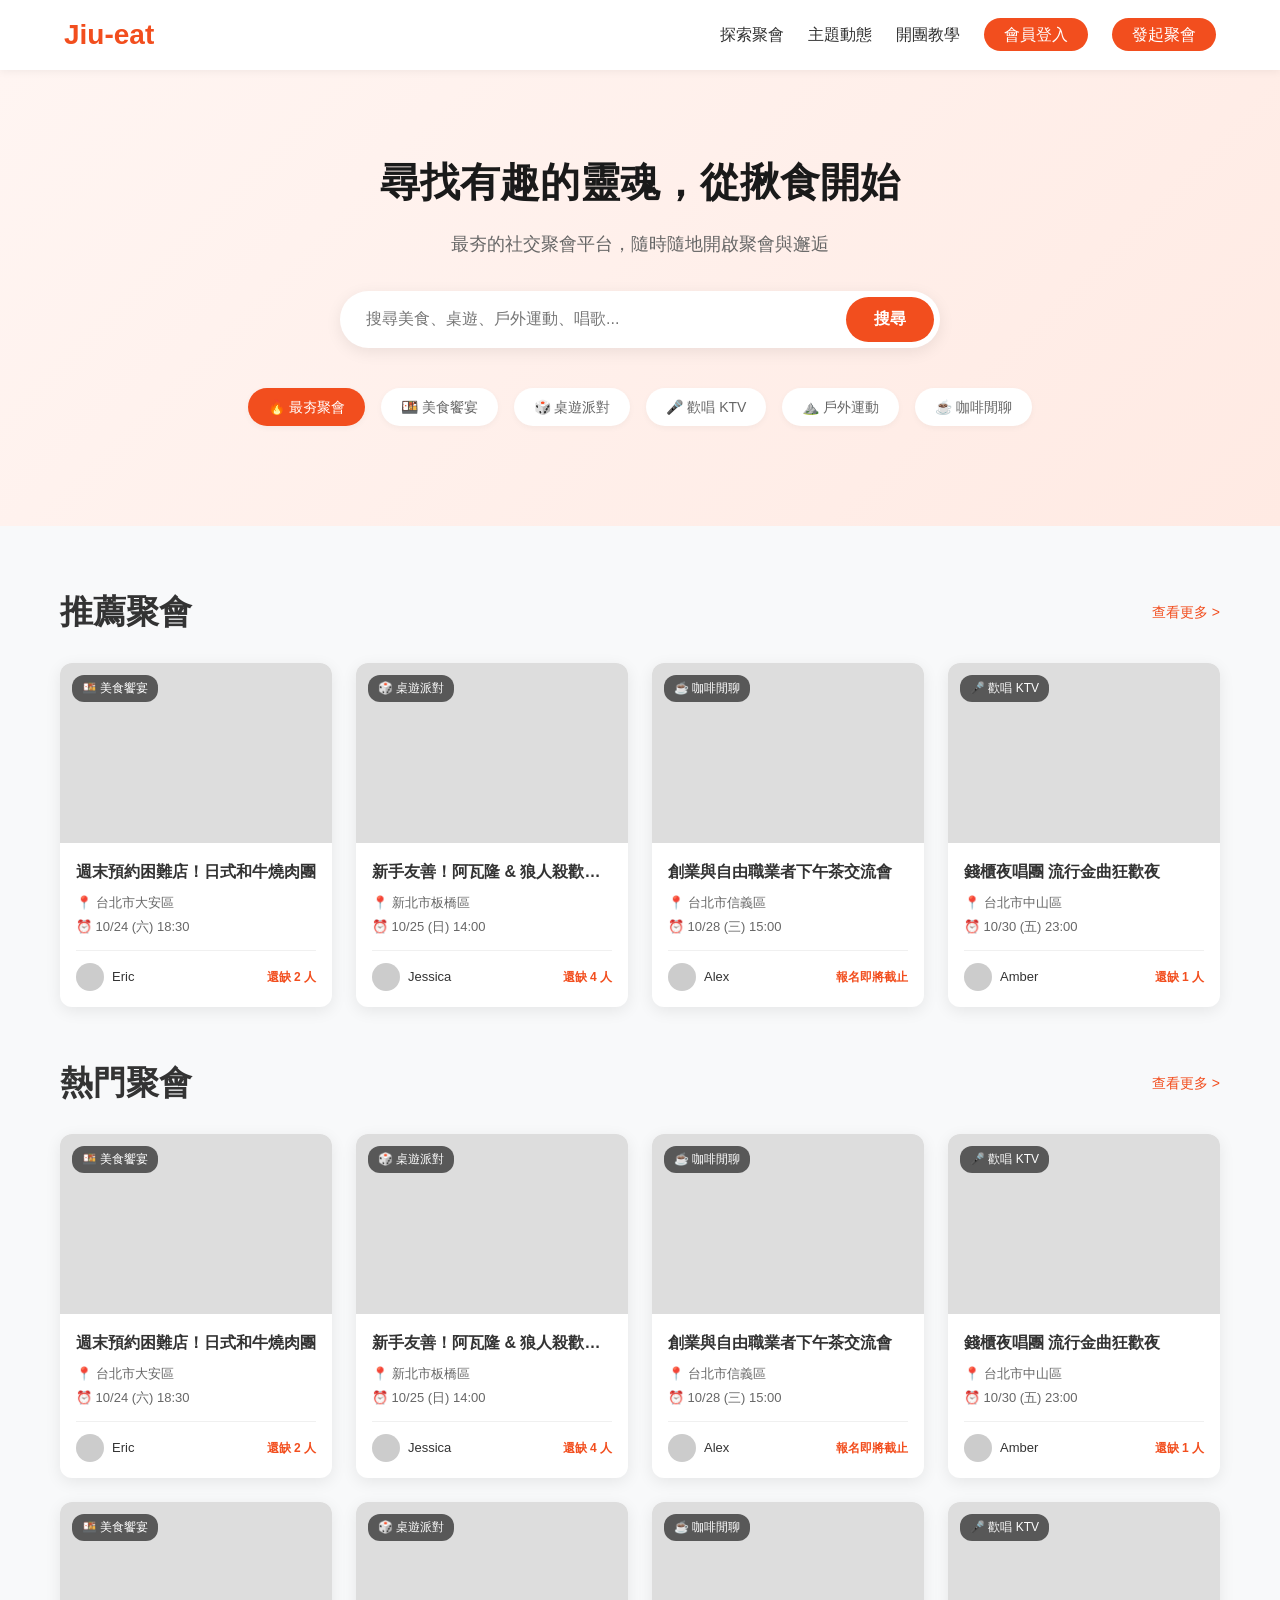
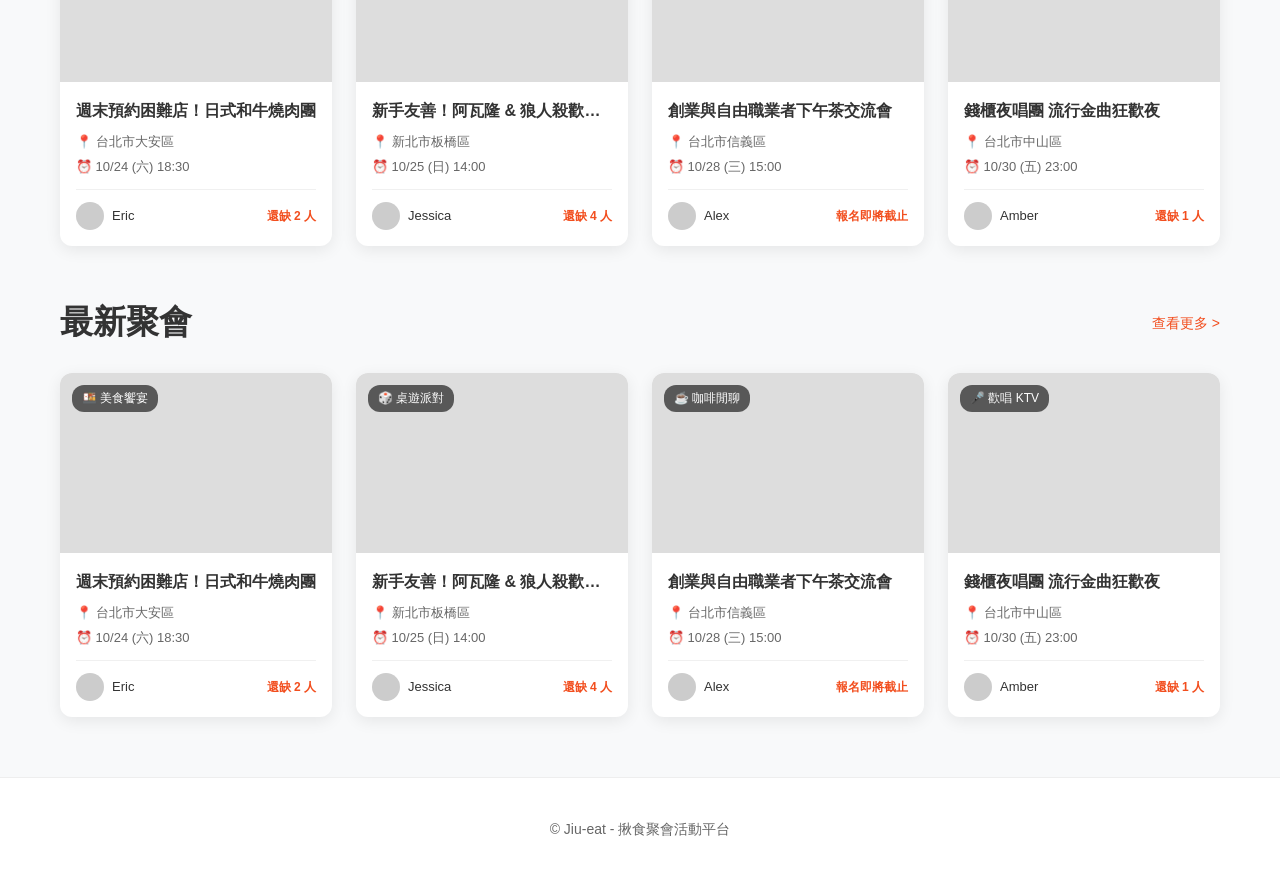
<file: index.html>
<!DOCTYPE html>
<html lang="zh-TW">

<head>
    <meta charset="UTF-8">
    <meta name="viewport" content="width=device-width, initial-scale=1.0">
    <title>Jiu-eat - 揪食聚會活動平台</title>
    <link rel="stylesheet" href="style.css?v=2">
</head>

<body>

    <!-- header 由 include.js 載入 -->

    <!-- 主視覺區塊 -->
    <section class="hero">
        <h1>尋找有趣的靈魂，從揪食開始</h1>
        <p>最夯的社交聚會平台，隨時隨地開啟聚會與邂逅</p>

        <div class="search-bar">
            <input type="text" placeholder="搜尋美食、桌遊、戶外運動、唱歌...">
            <button>搜尋</button>
        </div>

        <!-- 主題標籤 -->
        <div class="categories">
            <div class="category-chip active">🔥 最夯聚會</div>
            <div class="category-chip">🍱 美食饗宴</div>
            <div class="category-chip">🎲 桌遊派對</div>
            <div class="category-chip">🎤 歡唱 KTV</div>
            <div class="category-chip">⛰️ 戶外運動</div>
            <div class="category-chip">☕ 咖啡閒聊</div>
        </div>
    </section>

    <!-- 主要內容 container -->
    <main class="container">

        <!-- 區塊 1：近期熱門聚會 -->
        <div class="events-section">
            <div class="section-title">
                <h2>推薦聚會</h2>
                <a href="#">查看更多 ></a>
            </div>

            <div class="events-grid" id="hot-events-grid"></div>
        </div>

        <!-- 區塊 2：即將成團聚會（改為 JS 動態渲染） -->
        <div class="events-section">
            <div class="section-title">
                <h2>熱門聚會</h2>
                <a href="#">查看更多 ></a>
            </div>

            <!-- 動態生成卡片的容器 -->
            <div class="events-grid" id="upcoming-events-grid"></div>
        </div>
        <!-- 區塊 3：最新聚會 -->
        <div class="events-section">
            <div class="section-title">
                <h2>最新聚會</h2>
                <a href="#">查看更多 ></a>
            </div>

            <div class="events-grid" id="latest-events-grid"></div>
        </div>

    </main>

    <!-- JavaScript 生成卡片-->
    <script>
        document.addEventListener("DOMContentLoaded", () => {

            const sampleCards = [
                {
                    tag: "🍱 美食饗宴",
                    title: "週末預約困難店！日式和牛燒肉團",
                    location: "📍 台北市大安區",
                    time: "⏰ 10/24 (六) 18:30",
                    host: "Eric",
                    status: "還缺 2 人",
                    img: "https://picsum.photos/400/300?random=10",
                    avatar: "https://picsum.photos/50?random=10"
                },
                {
                    tag: "🎲 桌遊派對",
                    title: "新手友善！阿瓦隆 & 狼人殺歡樂夜",
                    location: "📍 新北市板橋區",
                    time: "⏰ 10/25 (日) 14:00",
                    host: "Jessica",
                    status: "還缺 4 人",
                    img: "https://picsum.photos/400/300?random=20",
                    avatar: "https://picsum.photos/50?random=11"
                },
                {
                    tag: "☕ 咖啡閒聊",
                    title: "創業與自由職業者下午茶交流會",
                    location: "📍 台北市信義區",
                    time: "⏰ 10/28 (三) 15:00",
                    host: "Alex",
                    status: "報名即將截止",
                    img: "https://picsum.photos/400/300?random=30",
                    avatar: "https://picsum.photos/50?random=12"
                },
                {
                    tag: "🎤 歡唱 KTV",
                    title: "錢櫃夜唱團 流行金曲狂歡夜",
                    location: "📍 台北市中山區",
                    time: "⏰ 10/30 (五) 23:00",
                    host: "Amber",
                    status: "還缺 1 人",
                    img: "https://picsum.photos/400/300?random=40",
                    avatar: "https://picsum.photos/50?random=13"
                }
            ];

            function renderEvents(containerId, count) {
                const container = document.getElementById(containerId);
                let html = "";
                for (let i = 0; i < count; i++) {
                    const data = sampleCards[i % sampleCards.length];
                    html += `
                        <div class="event-card">
                            <div class="card-img" style="background-image: url('${data.img}');">
                                <span class="card-tag">${data.tag}</span>
                            </div>
                            <div class="card-content">
                                <div class="event-title">${data.title}</div>
                                <div class="event-info">
                                    <span>${data.location}</span>
                                    <span>${data.time}</span>
                                </div>
                                <div class="card-footer">
                                    <div class="host-info">
                                        <div class="avatar" style="background-image: url('${data.avatar}'); background-size: cover;"></div>
                                        <span>${data.host}</span>
                                    </div>
                                    <span class="status-badge">${data.status}</span>
                                </div>
                            </div>
                        </div>
                    `;
                }
                container.innerHTML = html;
            }

            renderEvents("hot-events-grid", 4);
            renderEvents("latest-events-grid", 4);

            const targetCardCount = 8;
            const finalCount = Math.ceil(targetCardCount / 4) * 4;
            renderEvents("upcoming-events-grid", finalCount);

            // 漢堡選單邏輯已移至 include.js
        });
    </script>

    <script src="api-base.js"></script>
    <script src="include.js"></script>
</body>

</html>
</file>
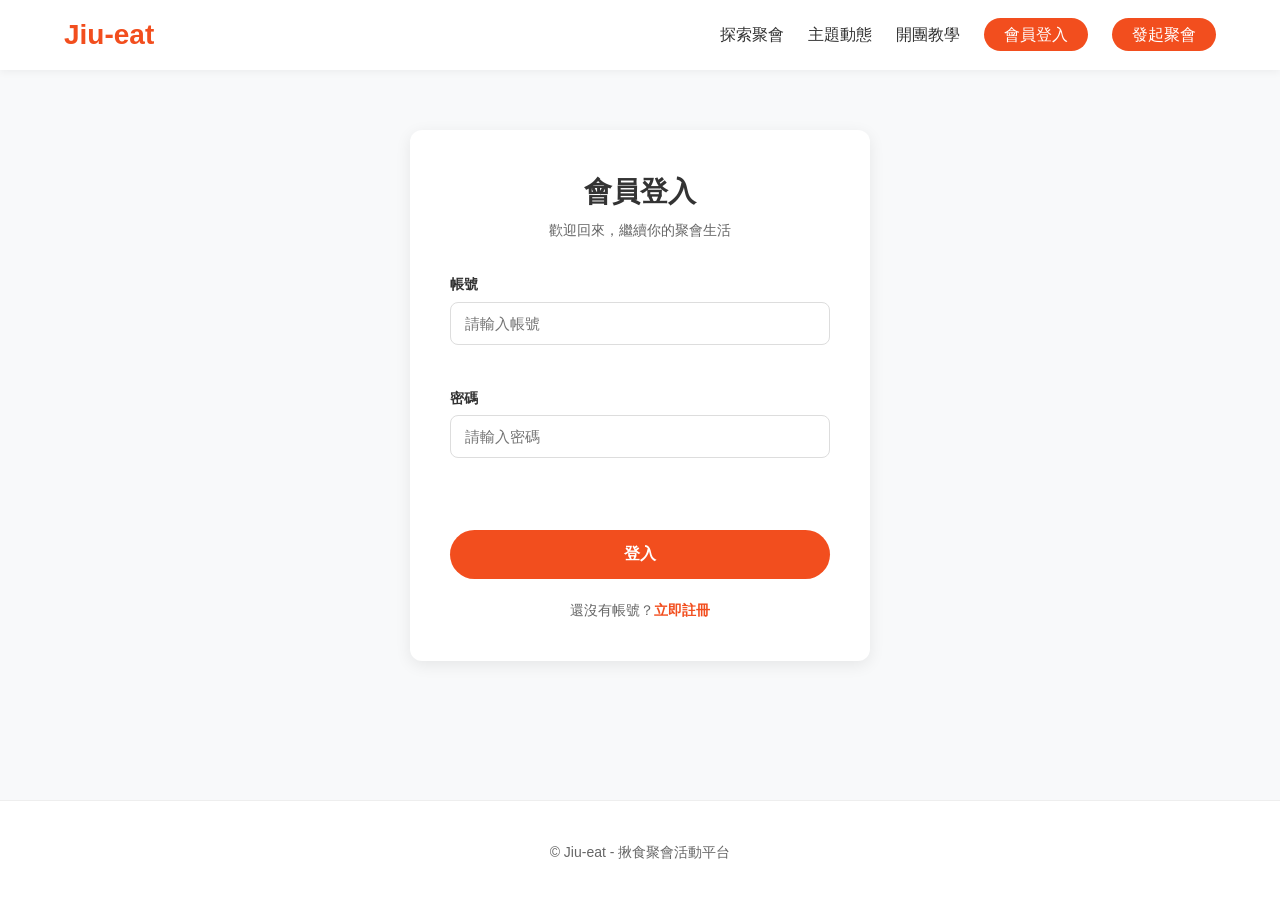
<file: login.html>
<!DOCTYPE html>
<html lang="zh-TW">

<head>
    <meta charset="UTF-8">
    <meta name="viewport" content="width=device-width, initial-scale=1.0">
    <title>會員登入 - Jiu-eat</title>
    <link rel="stylesheet" href="style.css?v=2">
</head>

<body>

    <!-- header 由 include.js 載入 -->

    <main class="register-page">
        <div class="register-card">
            <h1>會員登入</h1>
            <p class="register-subtitle">歡迎回來，繼續你的聚會生活</p>

            <form id="login-form" novalidate>
                <!-- 帳號 -->
                <div class="form-group">
                    <label for="account">帳號</label>
                    <input type="text" id="account" name="account" placeholder="請輸入帳號" autocomplete="username">
                    <span class="error-msg" id="account-error"></span>
                </div>

                <!-- 密碼 -->
                <div class="form-group">
                    <label for="password">密碼</label>
                    <input type="password" id="password" name="password" placeholder="請輸入密碼"
                        autocomplete="current-password">
                    <span class="error-msg" id="password-error"></span>
                </div>

                <!-- 全域錯誤 / API 錯誤 -->
                <div class="error-msg api-error" id="api-error"></div>

                <button type="submit" class="btn-submit">登入</button>
            </form>

            <p class="login-link">
                還沒有帳號？<a href="register.html">立即註冊</a>
            </p>
        </div>
    </main>

    <script src="api-base.js"></script>
    <script src="include.js"></script>
    <script>
        document.addEventListener("DOMContentLoaded", () => {

            const form = document.getElementById("login-form");

            const fields = {
                account: { el: document.getElementById("account"), error: document.getElementById("account-error"), validate },
                password: { el: document.getElementById("password"), error: document.getElementById("password-error"), validate }
            };

            const apiError = document.getElementById("api-error");

            function validate(name) {
                const field = fields[name];
                const val = field.el.value ? field.el.value.trim() : "";
                field.error.textContent = "";
                field.el.classList.remove("input-error");

                switch (name) {
                    case "account":
                        if (!val) return "請輸入帳號";
                        break;
                    case "password":
                        if (!val) return "請輸入密碼";
                        break;
                }
                return "";
            }

            function showError(name, msg) {
                const field = fields[name];
                field.error.textContent = msg;
                if (msg) field.el.classList.add("input-error");
            }

            function validateAll() {
                let valid = true;
                for (const key of Object.keys(fields)) {
                    const msg = validate(key);
                    if (msg) {
                        showError(key, msg);
                        valid = false;
                    }
                }
                return valid;
            }

            for (const key of Object.keys(fields)) {
                const field = fields[key];
                field.el.addEventListener("blur", () => {
                    const msg = validate(key);
                    showError(key, msg);
                });
                field.el.addEventListener("input", () => {
                    field.error.textContent = "";
                    field.el.classList.remove("input-error");
                    apiError.textContent = "";
                });
            }

            form.addEventListener("submit", async (e) => {
                e.preventDefault();
                apiError.textContent = "";

                if (!validateAll()) return;

                const payload = {
                    account: fields.account.el.value.trim(),
                    password: fields.password.el.value
                };

                const btn = form.querySelector(".btn-submit");
                btn.textContent = "登入中...";
                btn.disabled = true;

                try {
                    const base = (window.__API_BASE__ || "").replace(/\/+$/, "");
                    const res = await fetch(`${base}/api/login`, {
                        method: "POST",
                        headers: { "Content-Type": "application/json" },
                        body: JSON.stringify({ email: payload.account, password: payload.password })
                    });

                    if (!res.ok) {
                        const data = await res.json().catch(() => ({}));
                        throw new Error(data.message || "帳號或密碼錯誤");
                    }

                    // 成功時讀取回傳 JSON 並儲存至 sessionStorage（與 SPA 行為一致）
                    const data = await res.json().catch(() => ({}));
                    try {
                        if (data.member_id) sessionStorage.setItem("memberId", String(data.member_id));
                        if (data.display_name) sessionStorage.setItem("displayName", data.display_name);
                        if (data.token) sessionStorage.setItem("token", data.token);
                    } catch (e) { /* 若瀏覽器阻擋 storage，仍導向 */ }

                    window.location.href = "/member.html";

                } catch (err) {
                    apiError.textContent = err.message;
                    btn.textContent = "登入";
                    btn.disabled = false;
                }
            });
        });
    </script>

</body>

</html>
</file>
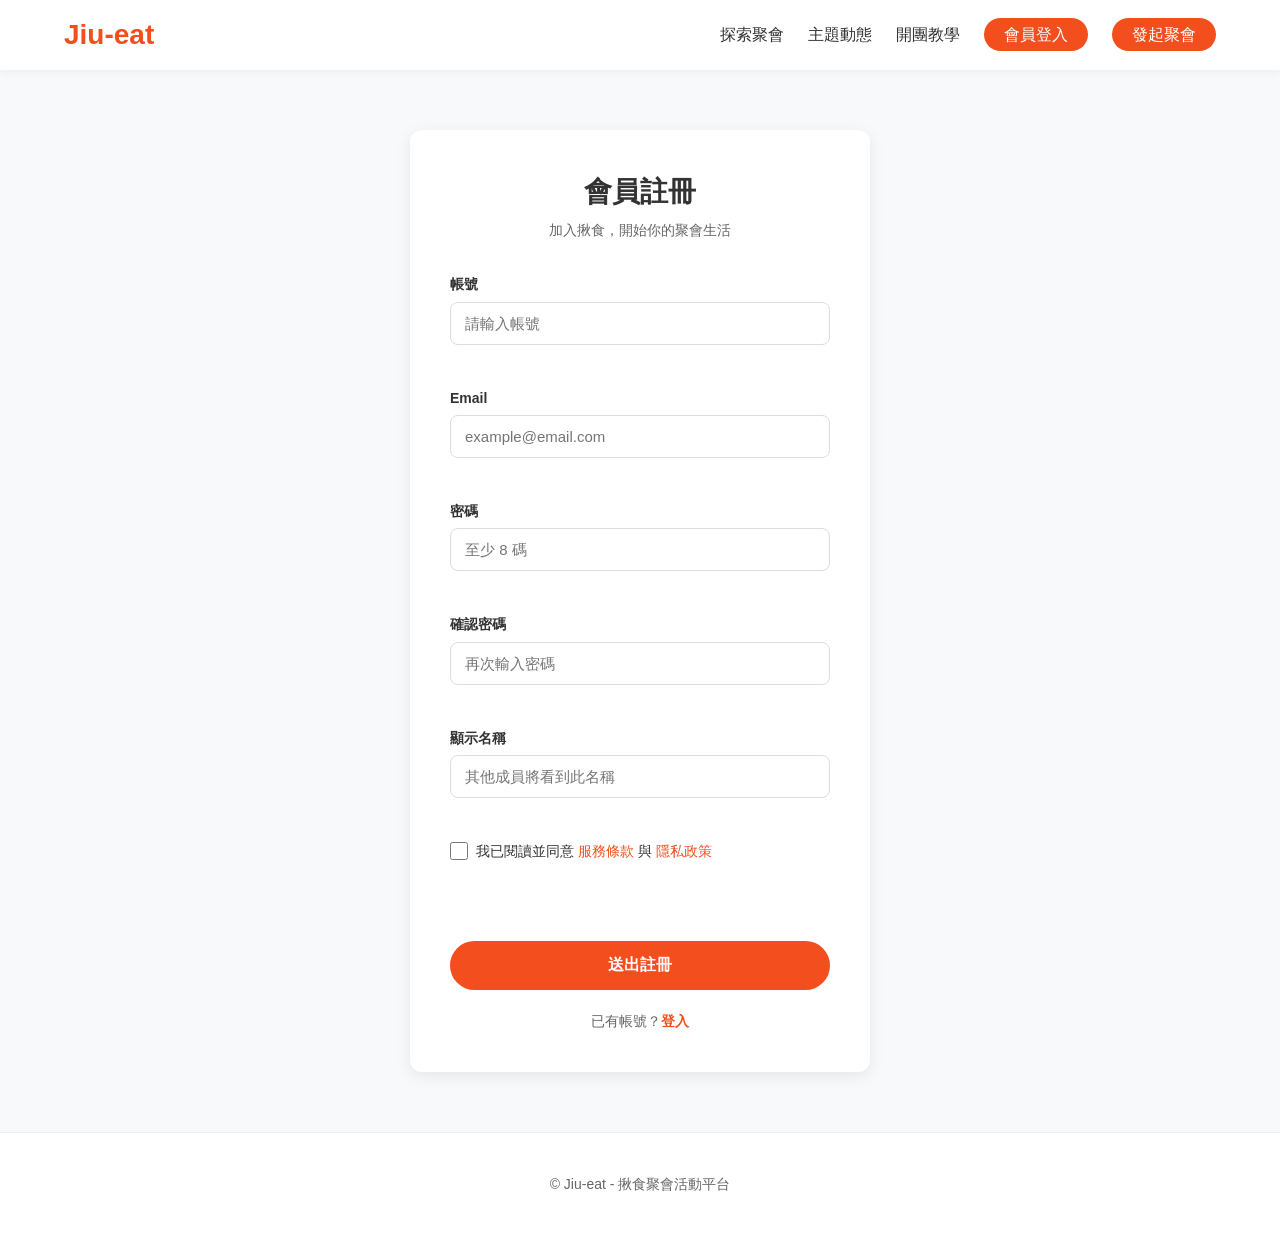
<file: register.html>
<!DOCTYPE html>
<html lang="zh-TW">

<head>
    <meta charset="UTF-8">
    <meta name="viewport" content="width=device-width, initial-scale=1.0">
    <title>會員註冊 - Jiu-eat</title>
    <link rel="stylesheet" href="style.css?v=2">
</head>

<body>

    <!-- header 由 include.js 載入 -->

    <main class="register-page">
        <div class="register-card">
            <h1>會員註冊</h1>
            <p class="register-subtitle">加入揪食，開始你的聚會生活</p>

            <form id="register-form" novalidate>
                <!-- 帳號 -->
                <div class="form-group">
                    <label for="account">帳號</label>
                    <input type="text" id="account" name="account" placeholder="請輸入帳號" autocomplete="username">
                    <span class="error-msg" id="account-error"></span>
                </div>

                <!-- Email -->
                <div class="form-group">
                    <label for="email">Email</label>
                    <input type="email" id="email" name="email" placeholder="example@email.com" autocomplete="email">
                    <span class="error-msg" id="email-error"></span>
                </div>

                <!-- 密碼 -->
                <div class="form-group">
                    <label for="password">密碼</label>
                    <input type="password" id="password" name="password" placeholder="至少 8 碼"
                        autocomplete="new-password">
                    <span class="error-msg" id="password-error"></span>
                </div>

                <!-- 確認密碼 -->
                <div class="form-group">
                    <label for="confirm-password">確認密碼</label>
                    <input type="password" id="confirm-password" name="confirmPassword" placeholder="再次輸入密碼"
                        autocomplete="new-password">
                    <span class="error-msg" id="confirm-password-error"></span>
                </div>

                <!-- 顯示名稱 -->
                <div class="form-group">
                    <label for="display-name">顯示名稱</label>
                    <input type="text" id="display-name" name="displayName" placeholder="其他成員將看到此名稱">
                    <span class="error-msg" id="display-name-error"></span>
                </div>

                <!-- 服務條款 -->
                <div class="form-group terms-group">
                    <label class="terms-label">
                        <input type="checkbox" id="terms" name="terms">
                        <span>我已閱讀並同意 <a href="#" class="terms-link">服務條款</a> 與 <a href="#"
                                class="terms-link">隱私政策</a></span>
                    </label>
                    <span class="error-msg" id="terms-error"></span>
                </div>

                <!-- 全域錯誤 / API 錯誤 -->
                <div class="error-msg api-error" id="api-error"></div>

                <button type="submit" class="btn-submit">送出註冊</button>
            </form>

            <p class="login-link">
                已有帳號？<a href="login.html">登入</a>
            </p>
        </div>
    </main>

    <script>
        document.addEventListener("DOMContentLoaded", () => {

            const form = document.getElementById("register-form");

            const fields = {
                account: { el: document.getElementById("account"), error: document.getElementById("account-error"), validate },
                email: { el: document.getElementById("email"), error: document.getElementById("email-error"), validate },
                password: { el: document.getElementById("password"), error: document.getElementById("password-error"), validate },
                confirmPassword: { el: document.getElementById("confirm-password"), error: document.getElementById("confirm-password-error"), validate },
                displayName: { el: document.getElementById("display-name"), error: document.getElementById("display-name-error"), validate },
                terms: { el: document.getElementById("terms"), error: document.getElementById("terms-error"), validate }
            };

            const apiError = document.getElementById("api-error");

            function validate(name) {
                const field = fields[name];
                const val = field.el.value ? field.el.value.trim() : "";
                field.error.textContent = "";
                field.el.classList.remove("input-error");

                switch (name) {
                    case "account":
                        if (!val) return "請輸入帳號";
                        break;
                    case "email":
                        if (!val) return "請輸入 Email";
                        if (!/^[^\s@]+@[^\s@]+\.[^\s@]+$/.test(val)) return "Email 格式不正確";
                        break;
                    case "password":
                        if (!val) return "請輸入密碼";
                        if (val.length < 8) return "密碼長度至少 8 碼";
                        break;
                    case "confirmPassword":
                        if (!val) return "請再次輸入密碼";
                        if (val !== fields.password.el.value) return "與密碼不一致";
                        break;
                    case "displayName":
                        if (!val) return "顯示名稱不可為空";
                        break;
                    case "terms":
                        if (!fields.terms.el.checked) return "必須同意服務條款";
                        break;
                }
                return "";
            }

            function showError(name, msg) {
                const field = fields[name];
                field.error.textContent = msg;
                if (msg) field.el.classList.add("input-error");
            }

            function validateAll() {
                let valid = true;
                for (const key of Object.keys(fields)) {
                    const msg = validate(key);
                    if (msg) {
                        showError(key, msg);
                        valid = false;
                    }
                }
                return valid;
            }

            // 即時驗證（blur 時）
            for (const key of Object.keys(fields)) {
                const field = fields[key];
                field.el.addEventListener("blur", () => {
                    const msg = validate(key);
                    showError(key, msg);
                });
                field.el.addEventListener("input", () => {
                    field.error.textContent = "";
                    field.el.classList.remove("input-error");
                    apiError.textContent = "";
                });
            }

            form.addEventListener("submit", async (e) => {
                e.preventDefault();
                apiError.textContent = "";

                if (!validateAll()) return;

                const payload = {
                    account: fields.account.el.value.trim(),
                    email: fields.email.el.value.trim(),
                    password: fields.password.el.value,
                    displayName: fields.displayName.el.value.trim()
                };

                const btn = form.querySelector(".btn-submit");
                btn.textContent = "註冊中...";
                btn.disabled = true;

                try {
                    const res = await fetch("/api/register", {
                        method: "POST",
                        headers: { "Content-Type": "application/json" },
                        body: JSON.stringify(payload)
                    });

                    if (!res.ok) {
                        const data = await res.json().catch(() => ({}));
                        throw new Error(data.message || "註冊失敗，請稍後再試");
                    }

                    window.location.href = "/member.html";

                } catch (err) {
                    apiError.textContent = err.message;
                    btn.textContent = "送出註冊";
                    btn.disabled = false;
                }
            });
        });
    </script>

    <script src="api-base.js"></script>
    <script src="include.js"></script>
</body>

</html>
</file>
<file: style.css>
/* 全域 Reset & 變數設定 */
:root {
    --primary-color: #f24e1e;
    /* Eatgether 經典品牌紅橘色 */
    --primary-hover: #d93d10;
    --bg-gray: #f8f9fa;
    --text-main: #333333;
    --text-muted: #666666;
    --card-shadow: 0 4px 16px rgba(0, 0, 0, 0.08);
    --border-radius: 12px;
}

* {
    box-sizing: border-box;
    margin: 0;
    padding: 0;
    font-family: -apple-system, BlinkMacSystemFont, "Segoe UI", Roboto, "Helvetica Neue", Arial, sans-serif;
}

body {
    background-color: var(--bg-gray);
    color: var(--text-main);
    line-height: 1.6;
}

/* 頂部導航列 */
header {
    background-color: #ffffff;
    height: 70px;
    display: flex;
    justify-content: space-between;
    align-items: center;
    padding: 0 5%;
    position: sticky;
    top: 0;
    z-index: 1000;
    box-shadow: 0 2px 8px rgba(0, 0, 0, 0.05);
}

.logo {
    font-size: 28px;
    font-weight: 800;
    color: var(--primary-color);
    text-decoration: none;
    display: flex;
    align-items: center;
    gap: 8px;
}

.nav-links {
    display: flex;
    gap: 24px;
    align-items: center;
    list-style: none;
}

.nav-links a {
    text-decoration: none;
    color: var(--text-main);
    font-weight: 500;
    transition: color 0.2s;
}

.nav-links a:hover {
    color: var(--primary-color);
}

.btn-primary {
    background-color: var(--primary-color);
    color: #fff !important;
    padding: 8px 20px;
    border-radius: 20px;
    transition: background-color 0.2s !important;
}

.btn-primary:hover {
    background-color: var(--primary-hover) !important;
}

/* 主視覺 Hero 區塊 */
.hero {
    background: linear-gradient(135deg, #fff5f2 0%, #ffeae3 100%);
    padding: 80px 5% 100px;
    text-align: center;
}

.hero h1 {
    font-size: 40px;
    margin-bottom: 16px;
    color: #1a1a1a;
}

.hero p {
    font-size: 18px;
    color: var(--text-muted);
    margin-bottom: 32px;
}

.search-bar {
    max-width: 600px;
    margin: 0 auto;
    display: flex;
    background: #ffffff;
    padding: 6px;
    border-radius: 30px;
    box-shadow: var(--card-shadow);
}

.search-bar input {
    flex: 1;
    border: none;
    padding: 12px 20px;
    border-radius: 30px;
    outline: none;
    font-size: 16px;
}

.search-bar button {
    background-color: var(--primary-color);
    color: #ffffff;
    border: none;
    padding: 12px 28px;
    border-radius: 25px;
    cursor: pointer;
    font-size: 16px;
    font-weight: 600;
}

/* 分類標籤區 */
.categories {
    display: flex;
    justify-content: center;
    gap: 16px;
    margin-top: 40px;
    flex-wrap: wrap;
}

.category-chip {
    background: #ffffff;
    padding: 8px 20px;
    border-radius: 20px;
    font-size: 14px;
    color: var(--text-muted);
    cursor: pointer;
    box-shadow: 0 2px 6px rgba(0, 0, 0, 0.04);
    transition: all 0.2s;
}

.category-chip:hover,
.category-chip.active {
    background: var(--primary-color);
    color: #ffffff;
}

/* 主要內容 container */
.container {
    max-width: 1200px;
    margin: 0 auto;
    padding: 60px 20px;
    display: flex;
    flex-direction: column;
    gap: 50px;
    /* 自動控制區塊間距 */
}

.section-title {
    font-size: 22px;
    margin-bottom: 24px;
    display: flex;
    justify-content: space-between;
    align-items: center;
}

.section-title a {
    font-size: 14px;
    color: var(--primary-color);
    text-decoration: none;
}

/* 獨立聚會區塊 (包裹 標題 + 卡片列表) */
.events-section {
    width: 100%;
}

/* 聚會卡片列表 */
.events-grid {
    display: grid;
    grid-template-columns: repeat(auto-fill, minmax(260px, 1fr));
    gap: 24px;
}

.event-card {
    background: #ffffff;
    border-radius: var(--border-radius);
    overflow: hidden;
    box-shadow: var(--card-shadow);
    transition: transform 0.2s;
    cursor: pointer;
}

.event-card:hover {
    transform: translateY(-4px);
}

.card-img {
    width: 100%;
    height: 180px;
    background-color: #ddd;
    background-size: cover;
    background-position: center;
    position: relative;
}

.card-tag {
    position: absolute;
    top: 12px;
    left: 12px;
    background: rgba(0, 0, 0, 0.6);
    color: #ffffff;
    padding: 4px 10px;
    border-radius: 12px;
    font-size: 12px;
}

.card-content {
    padding: 16px;
}

.event-title {
    font-size: 16px;
    font-weight: 700;
    margin-bottom: 8px;
    white-space: nowrap;
    overflow: hidden;
    text-overflow: ellipsis;
}

.event-info {
    font-size: 13px;
    color: var(--text-muted);
    margin-bottom: 12px;
    display: flex;
    flex-direction: column;
    gap: 4px;
}

.card-footer {
    display: flex;
    align-items: center;
    justify-content: space-between;
    border-top: 1px solid #f0f0f0;
    padding-top: 12px;
}

.host-info {
    display: flex;
    align-items: center;
    gap: 8px;
    font-size: 13px;
}

.avatar {
    width: 28px;
    height: 28px;
    border-radius: 50%;
    background-color: #ccc;
}

.status-badge {
    font-size: 12px;
    color: var(--primary-color);
    font-weight: 600;
}

/* 頁尾 Footer */
footer {
    background-color: #ffffff;
    border-top: 1px solid #eee;
    padding: 40px 5%;
    text-align: center;
    color: var(--text-muted);
    font-size: 14px;
}

/* 漢堡選單按鈕 (桌機隱藏) */
.hamburger {
    display: none;
    background: none;
    border: none;
    font-size: 28px;
    cursor: pointer;
    padding: 4px 8px;
    color: var(--text-main);
    line-height: 1;
}

/* Nav 內 button 重置 */
.nav-links button {
    border: none;
    cursor: pointer;
    font-size: 14px;
    font-family: inherit;
}

/* 註冊頁面 */
.register-page {
    display: flex;
    justify-content: center;
    align-items: flex-start;
    min-height: calc(100vh - 70px - 100px);
    padding: 60px 20px;
}

.register-card {
    background: #fff;
    border-radius: var(--border-radius);
    box-shadow: var(--card-shadow);
    padding: 40px;
    width: 100%;
    max-width: 460px;
}

.register-card h1 {
    font-size: 28px;
    text-align: center;
    margin-bottom: 4px;
}

.register-subtitle {
    text-align: center;
    color: var(--text-muted);
    font-size: 14px;
    margin-bottom: 32px;
}

.form-group {
    margin-bottom: 20px;
}

.form-group label {
    display: block;
    font-size: 14px;
    font-weight: 600;
    margin-bottom: 6px;
    color: var(--text-main);
}

.form-group input[type="text"],
.form-group input[type="email"],
.form-group input[type="password"] {
    width: 100%;
    padding: 12px 14px;
    border: 1.5px solid #ddd;
    border-radius: 8px;
    font-size: 15px;
    outline: none;
    transition: border-color 0.2s;
}

.form-group input:focus {
    border-color: var(--primary-color);
}

.form-group input.input-error {
    border-color: #e74c3c;
}

.error-msg {
    display: block;
    font-size: 12px;
    color: #e74c3c;
    min-height: 18px;
    margin-top: 4px;
}

.api-error {
    text-align: center;
    margin-bottom: 12px;
    font-size: 14px;
}

.terms-group {
    margin-bottom: 24px;
}

.terms-label {
    display: flex !important;
    align-items: center;
    gap: 8px;
    font-weight: 400 !important;
    cursor: pointer;
}

.terms-label input[type="checkbox"] {
    width: 18px;
    height: 18px;
    accent-color: var(--primary-color);
    flex-shrink: 0;
}

.terms-link {
    color: var(--primary-color);
    text-decoration: none;
}

.terms-link:hover {
    text-decoration: underline;
}

.btn-submit {
    width: 100%;
    background-color: var(--primary-color);
    color: #fff;
    border: none;
    padding: 14px;
    border-radius: 25px;
    font-size: 16px;
    font-weight: 700;
    cursor: pointer;
    transition: background-color 0.2s;
}

.btn-submit:hover {
    background-color: var(--primary-hover);
}

.btn-submit:disabled {
    opacity: 0.6;
    cursor: not-allowed;
}

.login-link {
    text-align: center;
    margin-top: 20px;
    font-size: 14px;
    color: var(--text-muted);
}

.login-link a {
    color: var(--primary-color);
    text-decoration: none;
    font-weight: 600;
}

.login-link a:hover {
    text-decoration: underline;
}

/* 響應式調整 */
@media (max-width: 768px) {
    .hero h1 {
        font-size: 28px;
    }

    .hero p {
        font-size: 15px;
    }

    .hamburger {
        display: block;
    }

    .nav-links {
        display: none;
        position: fixed;
        top: 70px;
        left: 0;
        right: 0;
        background: #fff;
        flex-direction: column;
        padding: 20px 5%;
        box-shadow: 0 4px 12px rgba(0, 0, 0, 0.1);
        gap: 16px;
        z-index: 999;
    }

    .nav-links.open {
        display: flex;
    }

    .nav-links button.btn-primary {
        width: 100%;
        border: none;
        text-align: center;
    }

    .section-title {
        font-size: 18px;
    }

    .events-grid {
        grid-template-columns: repeat(2, 1fr);
        gap: 12px;
    }

    .card-img {
        height: 120px;
    }

    .event-title {
        font-size: 14px;
    }
}
</file>
